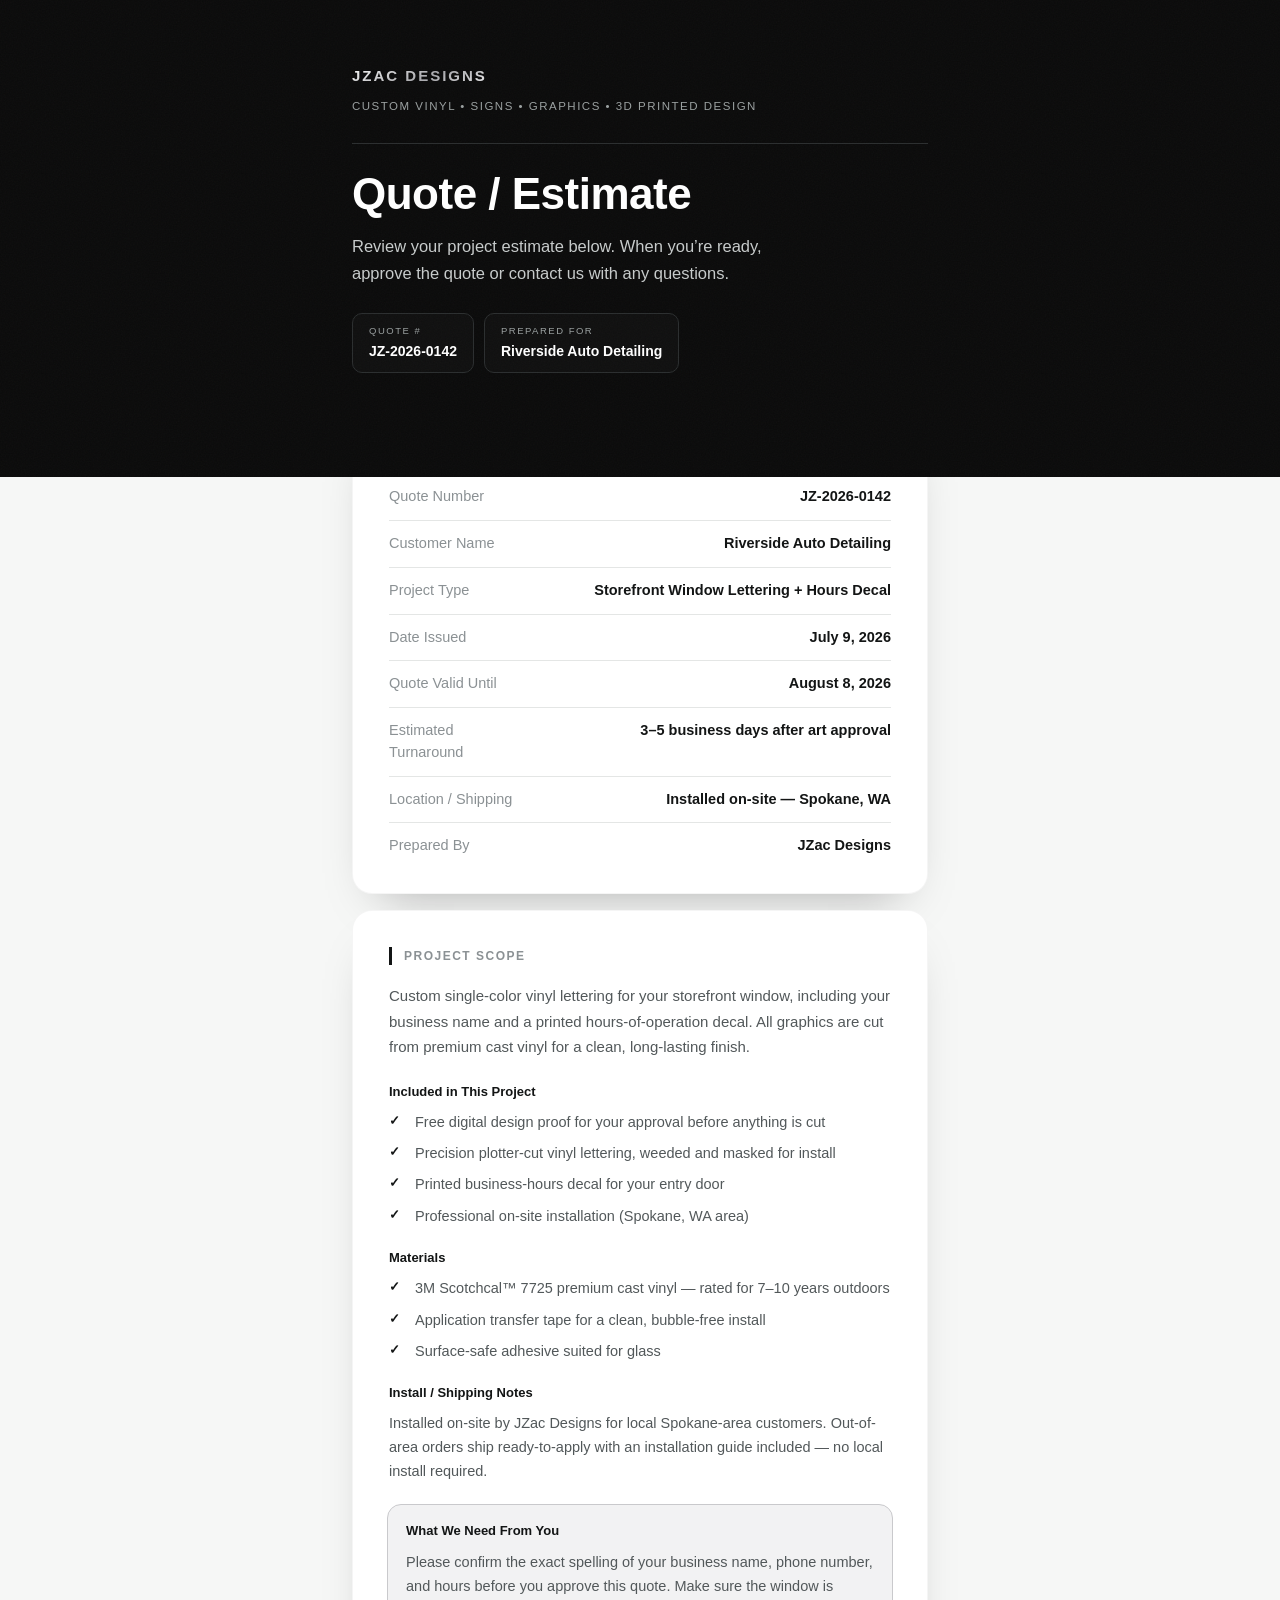
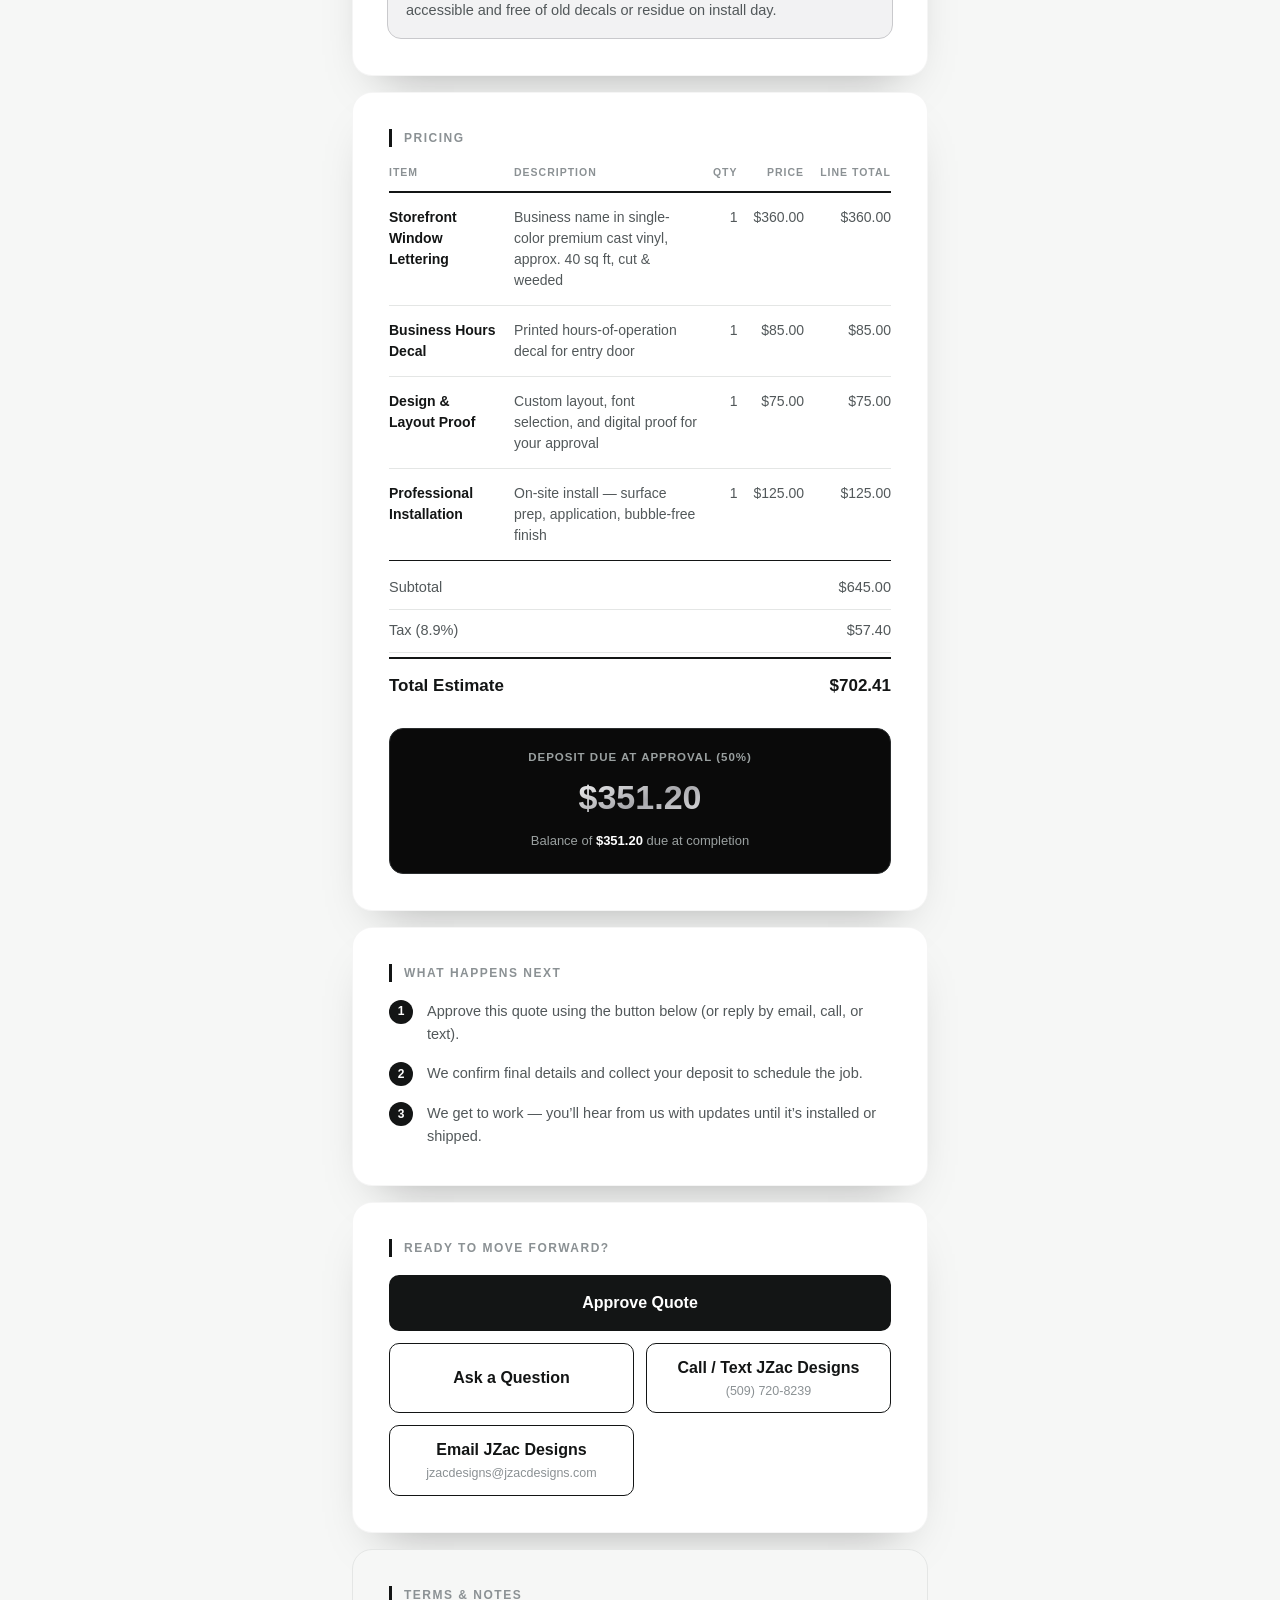
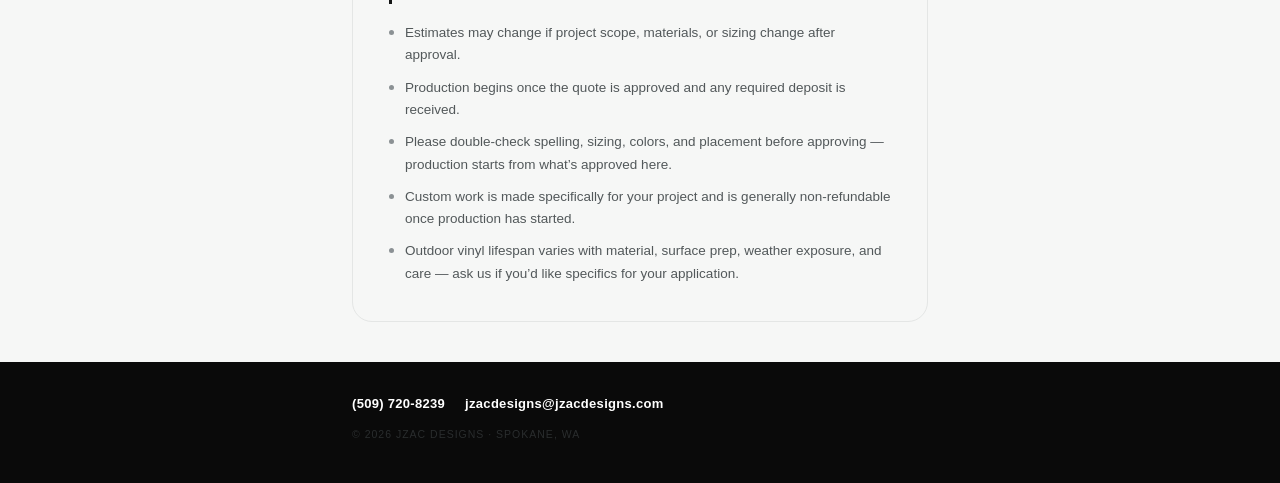
<file: quote/index.html>
<!DOCTYPE html>
<html lang="en">
<head>
<meta charset="UTF-8">
<meta name="viewport" content="width=device-width, initial-scale=1.0">

<!-- ══════════════════════════════════════════════════════════════
     SEO / SHARE PREVIEW — edit here if you ever change site-wide
     title or description. Per-quote details are NOT edited here —
     see script.js for that.
     ══════════════════════════════════════════════════════════════ -->
<title>JZac Designs Quote / Estimate</title>
<meta name="description" content="Review and approve your custom JZac Designs quote for vinyl lettering, signs, graphics, decals, and custom design work.">
<meta name="robots" content="noindex, nofollow">
<meta property="og:type" content="website">
<meta property="og:title" content="JZac Designs Quote / Estimate">
<meta property="og:description" content="Review and approve your custom JZac Designs quote for vinyl lettering, signs, graphics, decals, and custom design work.">
<meta name="theme-color" content="#0a0a0a">
<link rel="icon" href="data:image/svg+xml,%3Csvg xmlns='http://www.w3.org/2000/svg' viewBox='0 0 64 64'%3E%3Crect width='64' height='64' rx='12' fill='%230a0a0a'/%3E%3Ctext x='32' y='44' font-family='Arial,sans-serif' font-weight='800' font-size='34' fill='%23ffffff' text-anchor='middle'%3EJ%3C/text%3E%3C/svg%3E">

<link rel="stylesheet" href="styles.css">
</head>
<body>

<!-- ══════════════════════════════════════════════════════════════
     HERO / BRAND HEADER
     ══════════════════════════════════════════════════════════════ -->
<header class="hero">
  <div class="wrap">
    <div class="wordmark">JZAC DESIGNS</div>
    <p class="tagline">Custom Vinyl &bull; Signs &bull; Graphics &bull; 3D Printed Design</p>

    <div class="hero-rule"></div>

    <h1 class="page-title">Quote / Estimate</h1>
    <p class="hero-intro">Review your project estimate below. When you&rsquo;re ready, approve the quote or contact us with any questions.</p>

    <div class="hero-meta">
      <div class="hero-chip">
        <span class="hero-chip-label">Quote #</span>
        <span class="hero-chip-value" id="heroQuoteNumber">&mdash;</span>
      </div>
      <div class="hero-chip">
        <span class="hero-chip-label">Prepared for</span>
        <span class="hero-chip-value" id="heroCustomerName">&mdash;</span>
      </div>
    </div>
  </div>
</header>

<main class="wrap">

  <!-- ════════════════════════════════════════════════════════════
       QUOTE SUMMARY CARD
       ════════════════════════════════════════════════════════════ -->
  <section class="card card-overlap" aria-labelledby="summary-h">
    <h2 id="summary-h" class="card-title">Quote Summary</h2>
    <dl class="summary-grid">
      <div class="summary-row"><dt>Quote Number</dt><dd id="sQuoteNumber">&mdash;</dd></div>
      <div class="summary-row"><dt>Customer Name</dt><dd id="sCustomerName">&mdash;</dd></div>
      <div class="summary-row"><dt>Project Type</dt><dd id="sProjectType">&mdash;</dd></div>
      <div class="summary-row"><dt>Date Issued</dt><dd id="sDateIssued">&mdash;</dd></div>
      <div class="summary-row"><dt>Quote Valid Until</dt><dd id="sValidUntil">&mdash;</dd></div>
      <div class="summary-row"><dt>Estimated Turnaround</dt><dd id="sTurnaround">&mdash;</dd></div>
      <div class="summary-row"><dt>Location / Shipping</dt><dd id="sLocation">&mdash;</dd></div>
      <div class="summary-row"><dt>Prepared By</dt><dd id="sPreparedBy">&mdash;</dd></div>
    </dl>
  </section>

  <!-- ════════════════════════════════════════════════════════════
       PROJECT SCOPE
       ════════════════════════════════════════════════════════════ -->
  <section class="card" aria-labelledby="scope-h">
    <h2 id="scope-h" class="card-title">Project Scope</h2>

    <p class="scope-description" id="scopeDescription">&nbsp;</p>

    <div class="scope-block">
      <h3 class="scope-h">Included in This Project</h3>
      <ul class="check-list" id="scopeIncluded"></ul>
    </div>

    <div class="scope-block">
      <h3 class="scope-h">Materials</h3>
      <ul class="check-list" id="scopeMaterials"></ul>
    </div>

    <div class="scope-block">
      <h3 class="scope-h">Install / Shipping Notes</h3>
      <p class="scope-text" id="scopeInstallNotes">&nbsp;</p>
    </div>

    <div class="scope-block scope-callout">
      <h3 class="scope-h">What We Need From You</h3>
      <p class="scope-text" id="scopeCustomerRequirements">&nbsp;</p>
    </div>
  </section>

  <!-- ════════════════════════════════════════════════════════════
       LINE ITEM PRICING
       ════════════════════════════════════════════════════════════ -->
  <section class="card" aria-labelledby="pricing-h">
    <h2 id="pricing-h" class="card-title">Pricing</h2>

    <table class="quote-table">
      <thead>
        <tr>
          <th>Item</th>
          <th>Description</th>
          <th class="num">Qty</th>
          <th class="num">Price</th>
          <th class="num">Line Total</th>
        </tr>
      </thead>
      <tbody id="lineItemsBody">
        <!-- rows injected by script.js from QUOTE.lineItems -->
      </tbody>
    </table>

    <div class="totals">
      <div class="totals-row"><span>Subtotal</span><span id="sumSubtotal">&mdash;</span></div>
      <div class="totals-row"><span id="sumTaxLabel">Tax</span><span id="sumTax">&mdash;</span></div>
      <div class="totals-row" id="sumFeeRow" hidden><span id="sumFeeLabel">Fee</span><span id="sumFee">&mdash;</span></div>
      <div class="totals-row totals-total"><span>Total Estimate</span><span id="sumTotal">&mdash;</span></div>
    </div>

    <div class="deposit-box">
      <div class="deposit-label" id="sumDepositLabel">Deposit Due at Approval</div>
      <div class="deposit-amount" id="sumDeposit">&mdash;</div>
      <div class="balance-note">Balance of <span id="sumBalance">&mdash;</span> due at completion</div>
    </div>
  </section>

  <!-- ════════════════════════════════════════════════════════════
       WHAT HAPPENS NEXT
       ════════════════════════════════════════════════════════════ -->
  <section class="card" aria-labelledby="next-h">
    <h2 id="next-h" class="card-title">What Happens Next</h2>
    <ol class="steps">
      <li><span class="step-num">1</span><span>Approve this quote using the button below (or reply by email, call, or text).</span></li>
      <li><span class="step-num">2</span><span>We confirm final details and collect your deposit to schedule the job.</span></li>
      <li><span class="step-num">3</span><span>We get to work &mdash; you&rsquo;ll hear from us with updates until it&rsquo;s installed or shipped.</span></li>
    </ol>
  </section>

  <!-- ════════════════════════════════════════════════════════════
       APPROVAL / CONTACT CTA
       ════════════════════════════════════════════════════════════ -->
  <section class="card" aria-labelledby="cta-h">
    <h2 id="cta-h" class="card-title">Ready to Move Forward?</h2>

    <div class="cta-grid">
      <a id="btnApprove" class="btn btn-primary" href="mailto:jzacdesigns@jzacdesigns.com?subject=Quote%20Approval%20-%20JZac%20Designs&body=I%20approve%20this%20quote%20and%20would%20like%20to%20move%20forward.">
        <span class="btn-title">Approve Quote</span>
      </a>

      <a id="btnQuestion" class="btn btn-secondary" href="mailto:jzacdesigns@jzacdesigns.com?subject=Question%20About%20My%20Quote%20-%20JZac%20Designs&body=I%20have%20a%20question%20about%20my%20quote.">
        <span class="btn-title">Ask a Question</span>
      </a>

      <a class="btn btn-secondary" href="tel:+15097208239">
        <span class="btn-title">Call / Text JZac Designs</span>
        <span class="btn-sub">(509) 720-8239</span>
      </a>

      <a class="btn btn-secondary" href="mailto:jzacdesigns@jzacdesigns.com">
        <span class="btn-title">Email JZac Designs</span>
        <span class="btn-sub">jzacdesigns@jzacdesigns.com</span>
      </a>
    </div>
  </section>

  <!-- ════════════════════════════════════════════════════════════
       TERMS & NOTES
       ════════════════════════════════════════════════════════════ -->
  <section class="card card-muted" aria-labelledby="terms-h">
    <h2 id="terms-h" class="card-title">Terms &amp; Notes</h2>
    <ul class="terms-list">
      <li>Estimates may change if project scope, materials, or sizing change after approval.</li>
      <li>Production begins once the quote is approved and any required deposit is received.</li>
      <li>Please double-check spelling, sizing, colors, and placement before approving &mdash; production starts from what&rsquo;s approved here.</li>
      <li>Custom work is made specifically for your project and is generally non-refundable once production has started.</li>
      <li>Outdoor vinyl lifespan varies with material, surface prep, weather exposure, and care &mdash; ask us if you&rsquo;d like specifics for your application.</li>
    </ul>
  </section>

</main>

<!-- ══════════════════════════════════════════════════════════════
     FOOTER
     ══════════════════════════════════════════════════════════════ -->
<footer class="site-footer">
  <div class="wrap footer-wrap">
    <div class="footer-row">
      <a href="tel:+15097208239" class="footer-link">(509) 720-8239</a>
      <a href="mailto:jzacdesigns@jzacdesigns.com" class="footer-link">jzacdesigns@jzacdesigns.com</a>
    </div>
    <p class="footer-copy">&copy; 2026 JZac Designs &middot; Spokane, WA</p>
  </div>
</footer>

<script src="script.js"></script>
</body>
</html>
</file>
<file: quote/styles.css>
/* ══════════════════════════════════════════════════════════════
   JZAC DESIGNS — QUOTE PAGE STYLES
   Design tokens live in :root below. Change colors/spacing there
   and they cascade through the whole page.
   ══════════════════════════════════════════════════════════════ */

:root {
  /* brand colors */
  --black: #0a0a0a;
  --charcoal: #151718;
  --line-dark: #2a2d2e;
  --paper: #ffffff;
  --paper-soft: #f6f7f6;
  --ink: #131515;
  --ink-soft: #52585a;
  --muted: #8b9194;
  --muted-on-dark: #9aa0a0;

  /* chrome / metallic accent — matches the live site's brand wordmark */
  --chrome-gradient: linear-gradient(160deg, #ffffff 0%, #a8a8ac 55%, #e8e8ea 100%);
  --chrome-mid: #8a8a8e;
  --highlight-tint: #f2f2f3;
  --highlight-line: #c9c9cc;
  --border: #e4e6e5;

  /* layout */
  --maxw: 640px;
  --radius-lg: 20px;
  --radius: 14px;
  --radius-sm: 10px;
  --shadow-card: 0 24px 48px -28px rgba(0, 0, 0, 0.35);

  /* type */
  --font: -apple-system, BlinkMacSystemFont, 'Segoe UI', 'Helvetica Neue', Helvetica, Arial, sans-serif;
}

*, *::before, *::after { box-sizing: border-box; margin: 0; padding: 0; }

html { background: var(--black); -webkit-text-size-adjust: 100%; }

body {
  font-family: var(--font);
  background: var(--paper-soft);
  color: var(--ink);
  line-height: 1.5;
  font-size: 16px;
  -webkit-font-smoothing: antialiased;
}

img { max-width: 100%; display: block; }
a { color: inherit; }
ul, ol { list-style: none; }

.wrap {
  max-width: var(--maxw);
  margin: 0 auto;
  padding-left: 20px;
  padding-right: 20px;
}

/* ── Hero ──────────────────────────────────────────────────── */

.hero {
  background: var(--black);
  color: #fff;
  padding: 48px 0 88px;
  position: relative;
  overflow: hidden;
}

.hero::after {
  content: '';
  position: absolute;
  inset: 0;
  background-image: url("data:image/svg+xml,%3Csvg xmlns='http://www.w3.org/2000/svg' width='200' height='200'%3E%3Cfilter id='n'%3E%3CfeTurbulence type='fractalNoise' baseFrequency='0.75' numOctaves='4' stitchTiles='stitch'/%3E%3C/filter%3E%3Crect width='200' height='200' filter='url(%23n)' opacity='1'/%3E%3C/svg%3E");
  opacity: 0.035;
  pointer-events: none;
}

.wordmark {
  font-size: 15px;
  font-weight: 800;
  letter-spacing: 2px;
  color: #fff; /* fallback for browsers without background-clip: text */
  background: var(--chrome-gradient);
  -webkit-background-clip: text;
  background-clip: text;
  -webkit-text-fill-color: transparent;
  display: inline-block;
  position: relative;
}

/* Animated sheen sweep, layered on top of the chrome-clipped text below */
.wordmark::after {
  content: 'JZAC DESIGNS';
  position: absolute;
  inset: 0;
  background: linear-gradient(105deg, transparent 35%, rgba(255, 255, 255, 0.75) 50%, transparent 65%);
  background-size: 250% 100%;
  -webkit-background-clip: text;
  background-clip: text;
  -webkit-text-fill-color: transparent;
  animation: shimmer 5s ease-in-out infinite;
}

@keyframes shimmer {
  0%, 100% { background-position: 200% 0; }
  50% { background-position: -50% 0; }
}

@media (prefers-reduced-motion: reduce) {
  .wordmark::after { animation: none; }
}

.tagline {
  margin-top: 10px;
  font-size: 11.5px;
  letter-spacing: 1.5px;
  text-transform: uppercase;
  color: var(--muted-on-dark);
}

.hero-rule {
  height: 1px;
  background: var(--line-dark);
  margin: 28px 0 26px;
}

.page-title {
  font-size: 34px;
  font-weight: 800;
  letter-spacing: -0.5px;
  line-height: 1.1;
}

.hero-intro {
  margin-top: 14px;
  max-width: 46ch;
  font-size: 15.5px;
  line-height: 1.65;
  color: #c7cbcb;
}

.hero-meta {
  margin-top: 26px;
  display: flex;
  flex-wrap: wrap;
  gap: 10px;
}

.hero-chip {
  display: flex;
  flex-direction: column;
  gap: 3px;
  padding: 10px 16px;
  border: 1px solid var(--line-dark);
  border-radius: var(--radius-sm);
  background: rgba(255, 255, 255, 0.02);
}

.hero-chip-label {
  font-size: 9.5px;
  letter-spacing: 1.5px;
  text-transform: uppercase;
  color: var(--muted-on-dark);
}

.hero-chip-value {
  font-size: 14px;
  font-weight: 700;
  color: #fff;
}

/* ── Cards ─────────────────────────────────────────────────── */

main.wrap { padding-bottom: 8px; }

.card {
  background: var(--paper);
  border-radius: var(--radius-lg);
  padding: 26px 20px;
  margin-top: 16px;
  box-shadow: var(--shadow-card);
  border: 1px solid rgba(0, 0, 0, 0.04);
}

.card-overlap {
  margin-top: -56px;
}

.card-muted {
  background: var(--paper-soft);
  box-shadow: none;
  border: 1px solid var(--border);
}

.card-title {
  font-size: 12px;
  font-weight: 800;
  letter-spacing: 1.5px;
  text-transform: uppercase;
  color: var(--muted);
  margin-bottom: 18px;
  padding-left: 12px;
  border-left: 3px solid var(--ink);
}

/* ── Quote summary ─────────────────────────────────────────── */

.summary-grid { display: flex; flex-direction: column; }

.summary-row {
  display: grid;
  grid-template-columns: 128px 1fr;
  gap: 12px;
  padding: 12px 0;
  border-bottom: 1px solid var(--border);
  font-size: 14.5px;
}

.summary-row:last-child { border-bottom: none; padding-bottom: 0; }
.summary-row:first-child { padding-top: 0; }

.summary-row dt { color: var(--muted); }
.summary-row dd { color: var(--ink); font-weight: 600; text-align: right; }

/* ── Project scope ─────────────────────────────────────────── */

.scope-description {
  font-size: 15px;
  line-height: 1.7;
  color: var(--ink-soft);
  margin-bottom: 22px;
}

.scope-block { margin-bottom: 20px; }
.scope-block:last-child { margin-bottom: 0; }

.scope-h {
  font-size: 13px;
  font-weight: 700;
  color: var(--ink);
  margin-bottom: 10px;
}

.scope-text {
  font-size: 14.5px;
  line-height: 1.65;
  color: var(--ink-soft);
}

.check-list li {
  position: relative;
  padding-left: 26px;
  font-size: 14.5px;
  line-height: 1.6;
  color: var(--ink-soft);
  margin-bottom: 8px;
}

.check-list li:last-child { margin-bottom: 0; }

.check-list li::before {
  content: '\2713';
  position: absolute;
  left: 0;
  top: 0;
  color: var(--ink);
  font-weight: 800;
  font-size: 13px;
}

.scope-callout {
  background: var(--highlight-tint);
  border: 1px solid var(--highlight-line);
  border-radius: var(--radius);
  padding: 16px 18px;
  margin-left: -2px;
  margin-right: -2px;
}

/* ── Pricing table ─────────────────────────────────────────── */

.quote-table {
  width: 100%;
  border-collapse: collapse;
  font-size: 14px;
}

.quote-table th {
  text-align: left;
  font-size: 10.5px;
  letter-spacing: 1px;
  text-transform: uppercase;
  color: var(--muted);
  padding-bottom: 10px;
  border-bottom: 2px solid var(--ink);
  white-space: nowrap;
}

.quote-table th.num, .quote-table td.num { text-align: right; }

.quote-table th,
.quote-table td {
  padding-left: 16px;
}

.quote-table th:first-child,
.quote-table td:first-child {
  padding-left: 0;
}

.quote-table td {
  padding-top: 14px;
  padding-bottom: 14px;
  border-bottom: 1px solid var(--border);
  vertical-align: top;
  color: var(--ink-soft);
}

.quote-table td.num { white-space: nowrap; }

.quote-table td.item-name {
  color: var(--ink);
  font-weight: 700;
}

.quote-table tbody tr:last-child td { border-bottom: 1px solid var(--ink); }

/* Collapse to stacked cards below 640px so nothing overflows */
@media (max-width: 640px) {
  .quote-table thead { display: none; }

  .quote-table, .quote-table tbody, .quote-table tr, .quote-table td {
    display: block;
    width: 100%;
  }

  .quote-table tr {
    border: 1px solid var(--border);
    border-radius: var(--radius-sm);
    padding: 14px 14px 4px;
    margin-bottom: 12px;
  }

  .quote-table tbody tr:last-child { margin-bottom: 0; }

  .quote-table td {
    display: flex;
    justify-content: space-between;
    align-items: baseline;
    gap: 16px;
    padding: 6px 0 8px;
    border-bottom: none;
  }

  .quote-table tbody tr:last-child td { border-bottom: none; }

  .quote-table td::before {
    content: attr(data-label);
    font-size: 10.5px;
    font-weight: 700;
    letter-spacing: 0.5px;
    text-transform: uppercase;
    color: var(--muted);
    flex-shrink: 0;
  }

  .quote-table td.item-name {
    padding-top: 0;
    border-top: none;
  }

  .quote-table td.desc-cell {
    flex-direction: column;
    align-items: flex-start;
    gap: 4px;
  }
}

/* ── Totals ────────────────────────────────────────────────── */

.totals { margin-top: 6px; }

.totals-row {
  display: flex;
  justify-content: space-between;
  padding: 10px 0;
  font-size: 14.5px;
  color: var(--ink-soft);
  border-bottom: 1px solid var(--border);
}

.totals-row[hidden] { display: none; }

.totals-total {
  border-bottom: none;
  border-top: 2px solid var(--ink);
  margin-top: 4px;
  padding-top: 14px;
  font-size: 17px;
  font-weight: 800;
  color: var(--ink);
}

.deposit-box {
  margin-top: 20px;
  background: var(--black);
  border: 1px solid var(--line-dark);
  border-radius: var(--radius);
  padding: 20px 20px 22px;
  text-align: center;
}

.deposit-label {
  font-size: 11.5px;
  font-weight: 700;
  letter-spacing: 1px;
  text-transform: uppercase;
  color: var(--muted-on-dark);
}

.deposit-amount {
  font-size: 32px;
  font-weight: 800;
  margin-top: 6px;
  color: #fff;
  background: var(--chrome-gradient);
  -webkit-background-clip: text;
  background-clip: text;
  -webkit-text-fill-color: transparent;
  display: inline-block;
}

.balance-note {
  margin-top: 8px;
  font-size: 13px;
  color: var(--muted-on-dark);
}

.balance-note span { font-weight: 700; color: #fff; }

/* ── Next steps ────────────────────────────────────────────── */

.steps li {
  display: flex;
  align-items: flex-start;
  gap: 14px;
  font-size: 14.5px;
  line-height: 1.6;
  color: var(--ink-soft);
  margin-bottom: 16px;
}

.steps li:last-child { margin-bottom: 0; }

.step-num {
  flex-shrink: 0;
  width: 24px;
  height: 24px;
  border-radius: 50%;
  background: var(--ink);
  color: #fff;
  font-size: 12px;
  font-weight: 800;
  display: flex;
  align-items: center;
  justify-content: center;
}

/* ── CTA buttons ───────────────────────────────────────────── */

.cta-grid {
  display: flex;
  flex-direction: column;
  gap: 12px;
}

.btn {
  display: flex;
  flex-direction: column;
  align-items: center;
  justify-content: center;
  gap: 2px;
  width: 100%;
  min-height: 56px;
  padding: 12px 20px;
  border-radius: var(--radius-sm);
  text-decoration: none;
  text-align: center;
  transition: transform 0.12s ease, background-color 0.12s ease, opacity 0.12s ease;
}

.btn:active { transform: scale(0.98); }

.btn-title { font-size: 16px; font-weight: 700; }
.btn-sub { font-size: 12.5px; }

.btn-primary {
  background: var(--ink);
  border: 2px solid var(--ink);
}

.btn-primary .btn-title { color: #fff; }

.btn-primary:hover { background: var(--black); border-color: var(--black); }

.btn-secondary {
  background: var(--paper);
  border: 1.5px solid var(--ink);
}

.btn-secondary .btn-title { color: var(--ink); }
.btn-secondary .btn-sub { color: var(--muted); }

.btn-secondary:hover { background: var(--paper-soft); }

/* ── Terms ─────────────────────────────────────────────────── */

.terms-list li {
  position: relative;
  padding-left: 16px;
  font-size: 13.5px;
  line-height: 1.65;
  color: var(--ink-soft);
  margin-bottom: 10px;
}

.terms-list li:last-child { margin-bottom: 0; }

.terms-list li::before {
  content: '';
  position: absolute;
  left: 0;
  top: 8px;
  width: 5px;
  height: 5px;
  border-radius: 50%;
  background: var(--muted);
}

/* ── Footer ────────────────────────────────────────────────── */

.site-footer {
  background: var(--black);
  color: var(--muted-on-dark);
  margin-top: 32px;
  padding: 32px 0 40px;
}

.footer-row {
  display: flex;
  flex-wrap: wrap;
  gap: 10px 20px;
  margin-bottom: 14px;
}

.footer-link {
  font-size: 13px;
  font-weight: 600;
  color: #fff;
  text-decoration: none;
  letter-spacing: 0.3px;
}

.footer-link:hover { color: var(--muted-on-dark); }

.footer-copy {
  font-size: 10.5px;
  letter-spacing: 1px;
  text-transform: uppercase;
  color: var(--line-dark);
}

/* ── Desktop / tablet refinements ─────────────────────────── */

@media (min-width: 641px) {
  .wrap { padding-left: 32px; padding-right: 32px; }

  .hero { padding: 64px 0 104px; }
  .page-title { font-size: 44px; }
  .hero-intro { font-size: 16.5px; }

  .card { padding: 36px; }
  .card-overlap { margin-top: -64px; }

  .cta-grid {
    display: grid;
    grid-template-columns: 1fr 1fr;
  }

  .btn-primary { grid-column: 1 / -1; }

  .deposit-amount { font-size: 34px; }
}

/* ── Print ─────────────────────────────────────────────────── */

@media print {
  body { background: #fff; }
  .hero { background: #fff; color: #000; padding-bottom: 24px; }
  .hero::after { display: none; }
  .hero-intro { color: #333; }
  .tagline, .hero-chip-label, .footer-copy { color: #555; }
  .wordmark, .page-title, .hero-chip-value { color: #000; }
  .hero-chip, .hero-rule { border-color: #ccc; }
  .card { box-shadow: none; border: 1px solid #ccc; }
  .card-overlap { margin-top: 16px; }
  .cta-grid, .site-footer { display: none; }
}
</file>
